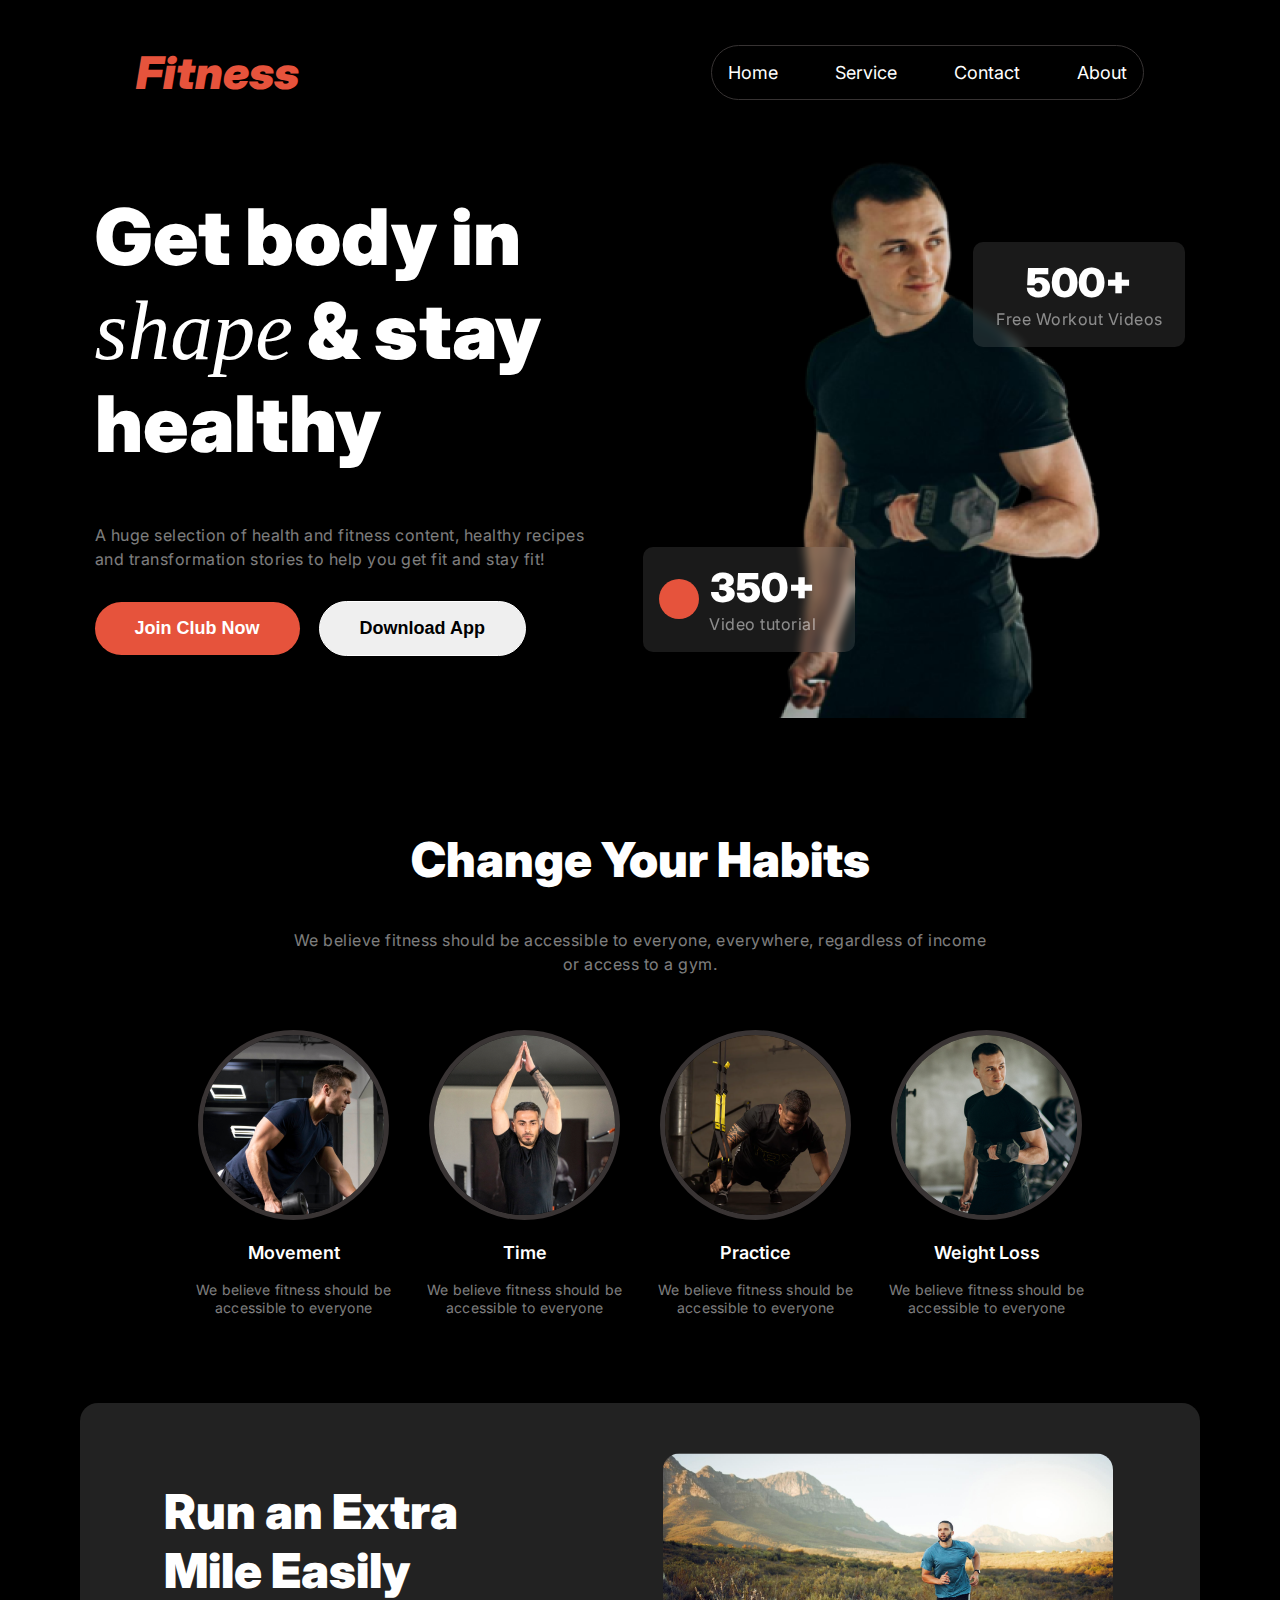
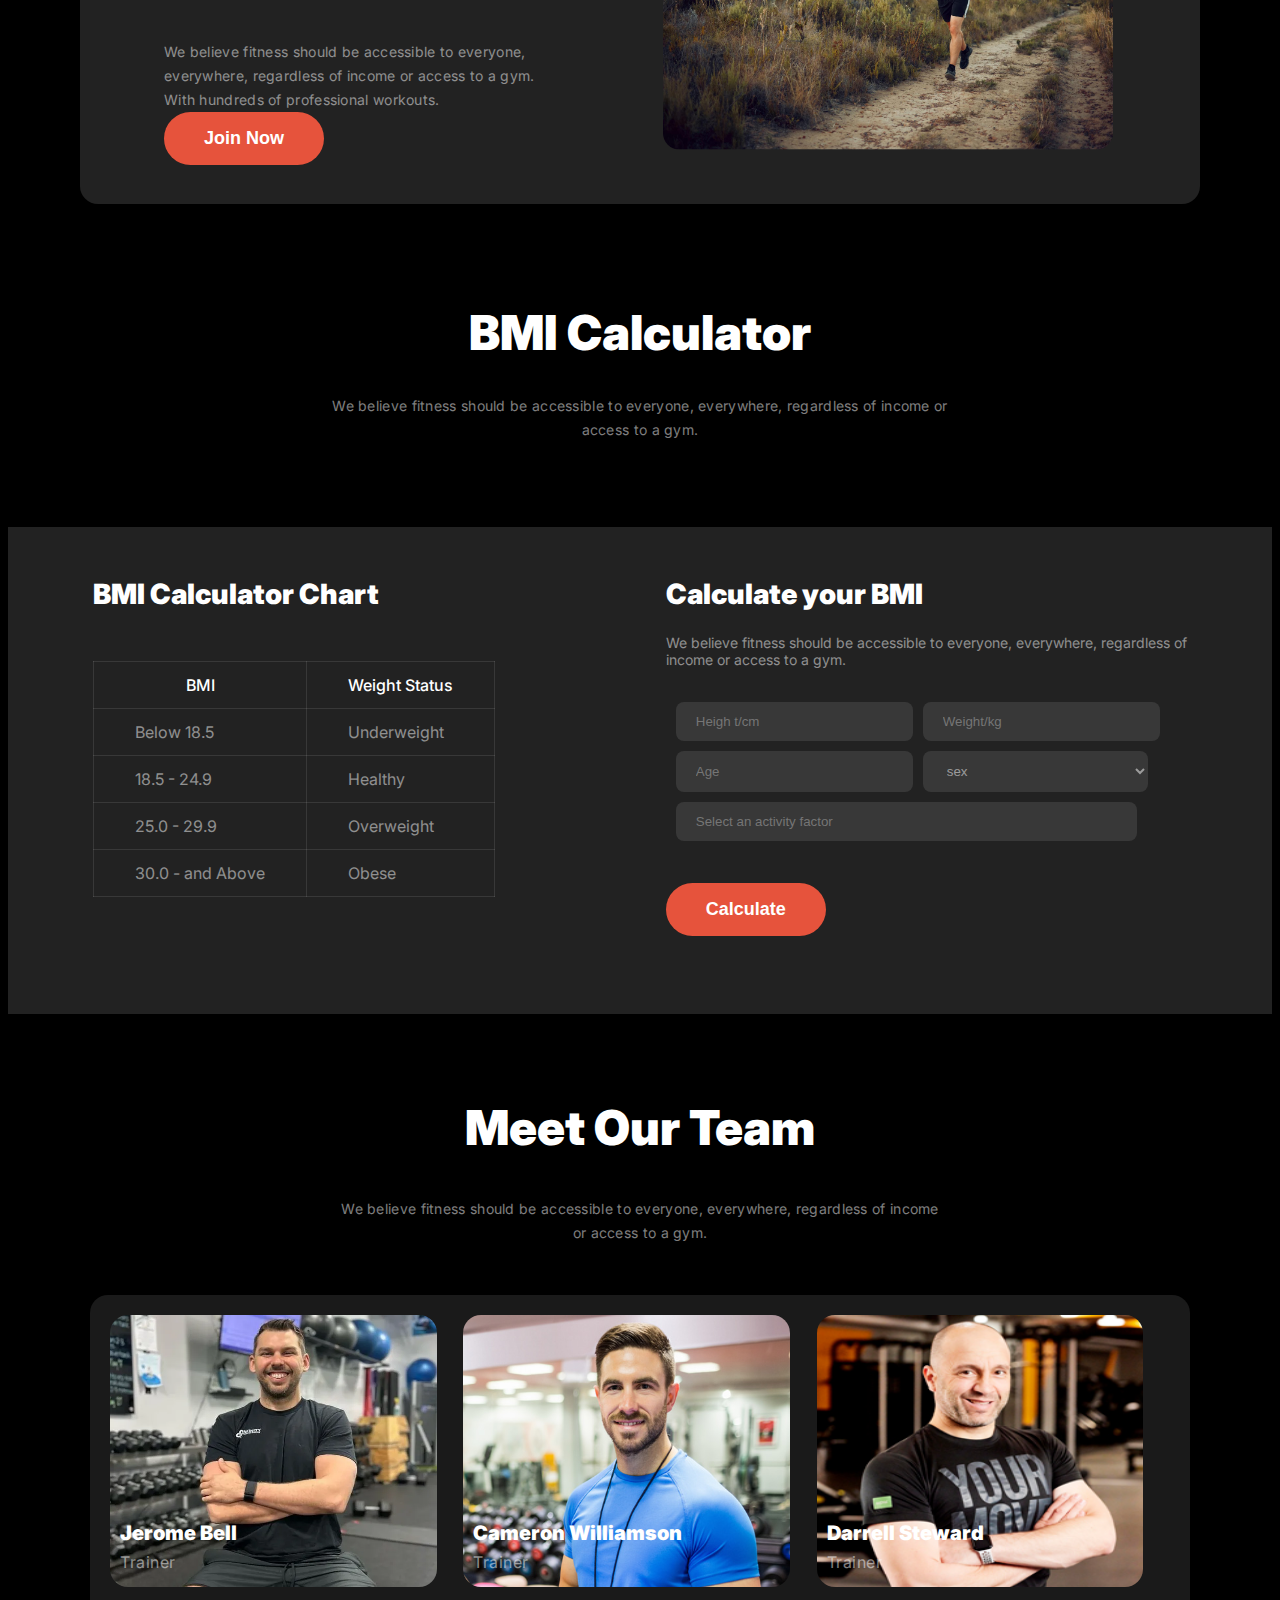
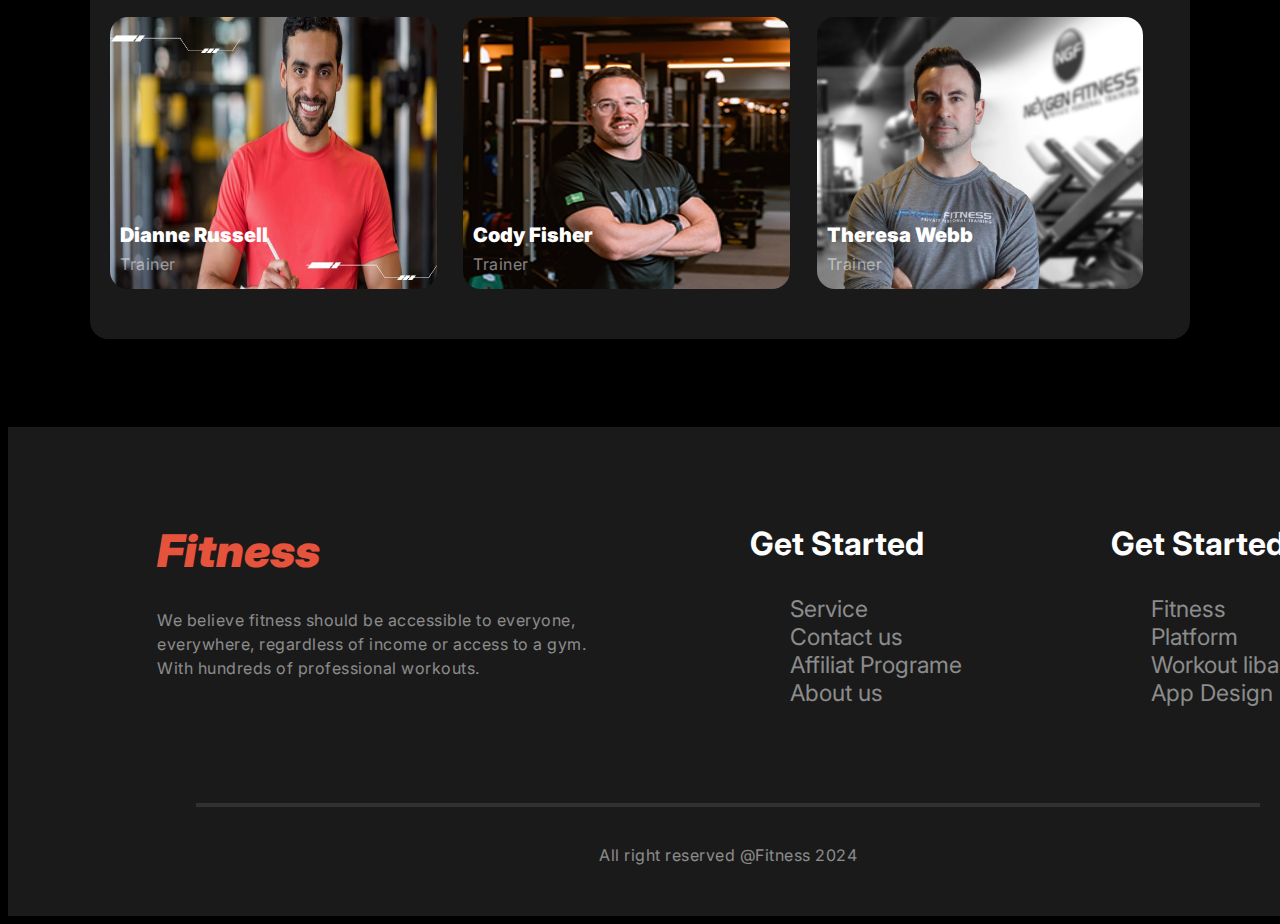
<file: index.html>
<!DOCTYPE html>
<html lang="en">
  <head>
    <meta charset="UTF-8" />
    <meta name="viewport" content="width=device-width, initial-scale=1.0" />
    <title>Fitness</title>
    <link rel="stylesheet" href="styles/style.css" />
    <link
      rel="stylesheet"
      href="https://cdnjs.cloudflare.com/ajax/libs/font-awesome/6.6.0/css/all.min.css"
      integrity="sha512-Kc323vGBEqzTmouAECnVceyQqyqdsSiqLQISBL29aUW4U/M7pSPA/gEUZQqv1cwx4OnYxTxve5UMg5GT6L4JJg=="
      crossorigin="anonymous"
      referrerpolicy="no-referrer"
    />
  </head>
  <body>
    <header class="header-section">
      <nav class="navbar display-flex">
        <div>
          <h2 class="nav-title"><em>Fitness</em></h2>
        </div>
        <div class="nav-ul">
          <ul>
            <li>Home</li>
            <li>Service</li>
            <li>Contact</li>
            <li>About</li>
          </ul>
        </div>
        <div class="icon">
          <i class="fa-solid fa-bars"></i>
        </div>
      </nav>

      <div class="banner">
        <div class="title-section">
          <h1 class="header-title">
            Get body in <span class="shape"><em>shape</em></span> & stay healthy
          </h1>
          <p class="description">
            A huge selection of health and fitness content, healthy recipes and
            transformation stories to help you get fit and stay fit!
          </p>
          <div class="button">
            <button class="join-btn btn-primary">Join Club Now</button>
            <button class="dwnld-btn">Download App</button>
          </div>
        </div>

        <div class="title-img">
          <img class="jim-img" src="images/Images 2.png" alt="" />
          <div class="first-card">
            <h3 class="card-title">500+</h3>
            <p class="para description card-descrip">Free Workout Videos</p>
          </div>
          <div class="second-card">
            <div class="ball"></div>
            <div>
              <h3 class="card-title">350+</h3>
              <p class="para description card-descrip">Video tutorial</p>
            </div>
          </div>
        </div>
      </div>
    </header>

     <main>
      <section class="habits">
        <div class="center">
          <h2 class="habits-title header-title">Change Your Habits</h2>
          <p class="para description">
            We believe fitness should be accessible to everyone, everywhere,
            regardless of income <br />
            or access to a gym.
          </p>
        </div>
        <div class="habits-img">
          <div class="card">
            <img class="image" src="images/image 4.png" alt="" />
            <h3 class="img-title">Movement</h3>
            <p class="img-description">
              We believe fitness should be accessible to everyone
            </p>
          </div>
          <div class="card">
            <img class="image" src="images/image 2.png" alt="" />
            <h3 class="img-title">Time</h3>
            <p class="img-description">
              We believe fitness should be accessible to everyone
            </p>
          </div>
          <div class="card">
            <img class="image" src="images/image 3.png" alt="" />
            <h3 class="img-title">Practice</h3>
            <p class="img-description">
              We believe fitness should be accessible to everyone
            </p>
          </div>
          <div class="card">
            <img class="image" src="images/image 5.png" alt="" />
            <h3 class="img-title">Weight Loss</h3>
            <p class="img-description">
              We believe fitness should be accessible to everyone
            </p>
          </div>
        </div>
      </section>

      <section class="display-none">
        <div class="run">
          <div class="run-container">
            <h2 class="run-title">Run an Extra Mile Easily</h2>
            <p class="run-description">
              We believe fitness should be accessible to everyone, everywhere,
              regardless of income or access to a gym. With hundreds of
              professional workouts.
            </p>
            <button class="join-btn btn-primary join-now">Join Now</button>
          </div>
          <div>
            <img class="run-img" src="images/run.jpg" alt="" />
          </div>
        </div>
      </section>

       <section class="bmi">
        <div class="bmi-title-section">
          <h1 class="habits-title header-title">BMI Calculator</h1>
          <p class="team-description">
            We believe fitness should be accessible to everyone, everywhere,
            regardless of income or<br />
            access to a gym.
          </p>
        </div>
        <div class="bmi-container">
          <div class="bmi-table-section">
            <h2 class="bmi-title">BMI Calculator Chart</h2>

            <table class="table">
              <thead>
                <tr>
                  <th class="bmi-thead-title">BMI</th>
                  <th class="bmi-thead-title">Weight Status</th>
                </tr>
              </thead>
              <tbody>
                <tr>
                  <td>Below 18.5</td>
                  <td>Underweight</td>
                </tr>
                <tr>
                  <td>18.5 - 24.9</td>
                  <td>Healthy</td>
                </tr>
                <tr>
                  <td>25.0 - 29.9</td>
                  <td>Overweight</td>
                </tr>
                <tr>
                  <td>30.0 - and Above</td>
                  <td>Obese</td>
                </tr>
              </tbody>
            </table>
          </div>

          <div>
            <h2 class="bmi-title">Calculate your BMI</h2>
            <p class="bmi-description">
              We believe fitness should be accessible to everyone, everywhere,
              regardless of<br />
              income or access to a gym.
            </p>
            <div class="bmi-parent-flex">
              <div class="bmi-child-flex">
                <input type="text" placeholder="Heigh t/cm" />
                <input type="text" placeholder="Weight/kg" />
              </div>
              <div class="bmi-child-flex">
                <input type="text" placeholder="Age" />

                <select name="" id="">
                  <option value="text">sex</option>
                  <option value="text">Male</option>
                  <option value="text">Female</option>
                </select>
              </div>
              <input class="long" type="text" placeholder="Select an activity factor">
            </div>
            <div class="calculate-btn">
            <button class="join-btn btn-primary join-now bmi-button">
              Calculate
            </button>
          </div>
          </div>
        </div>
      </section>

      <section class="team">
        <div>
          <h2 class="habits-title header-title">Meet Our Team</h2>
          <p class="team-description">
            We believe fitness should be accessible to everyone, everywhere,
            regardless of income <br />
            or access to a gym.
          </p>
        </div>
        <div class="team-img-container">
          <div>
            <img class="trainer-img" src="images/trainer1.png" alt="" />
            <h4>Jerome Bell</h4>
            <p class="description">Trainer</p>
          </div>
          <div>           
            <img class="trainer-img" src="images/trainer2.png" alt="" />
            <h4>Cameron Williamson</h4>
            <p class="description">Trainer</p>
          </div>
          <div>
            <img class="trainer-img" src="images/trainer3.png" alt="" />
            <h4>Darrell Steward</h4>
            <p class="description">Trainer</p>
          </div>
          <div>
            <img class="trainer-img" src="images/trainer4.png" alt="" />
            <h4>Dianne Russell</h4>
            <p class="description">Trainer</p>
          </div>
          <div>
            <img class="trainer-img" src="images/trainer5.png" alt="" />
            <h4>Cody Fisher</h4>
            <p class="description">Trainer</p>
          </div>
          <div>
            <img class="trainer-img" src="images/trainer6.png" alt="" />
            <h4>Theresa Webb</h4>
            <p class="description">Trainer</p>
          </div>
        </div>
      </section>
    </main>

    <footer class="footer">
      <div class="card-container">
        <div class="card-1">
          <h1 class="footer-title nav-title"><em>Fitness</em></h1>
          <p class="description">
            We believe fitness should be accessible to everyone, everywhere,
            regardless of income or access to a gym. With hundreds of
            professional workouts.
          </p>
        </div>

        <div class="get-started">
          <h3 class="footer-header">Get Started</h3>
          <ul class="li-item">
            <li>Service</li>
            <li>Contact us</li>
            <li>Affiliat Programe</li>
            <li>About us</li>
          </ul>
        </div>
        <div>
          <h3 class="footer-header">Get Started</h3>
          <ul class="li-item">
            <li>Fitness</li>
            <li>Platform</li>
            <li>Workout libary</li>
            <li>App Design</li>
          </ul>
        </div>
      </div>
      <hr />
      <p class="copy description">All right reserved @Fitness 2024</p>
    </footer>
  </body>
</html>
</file>
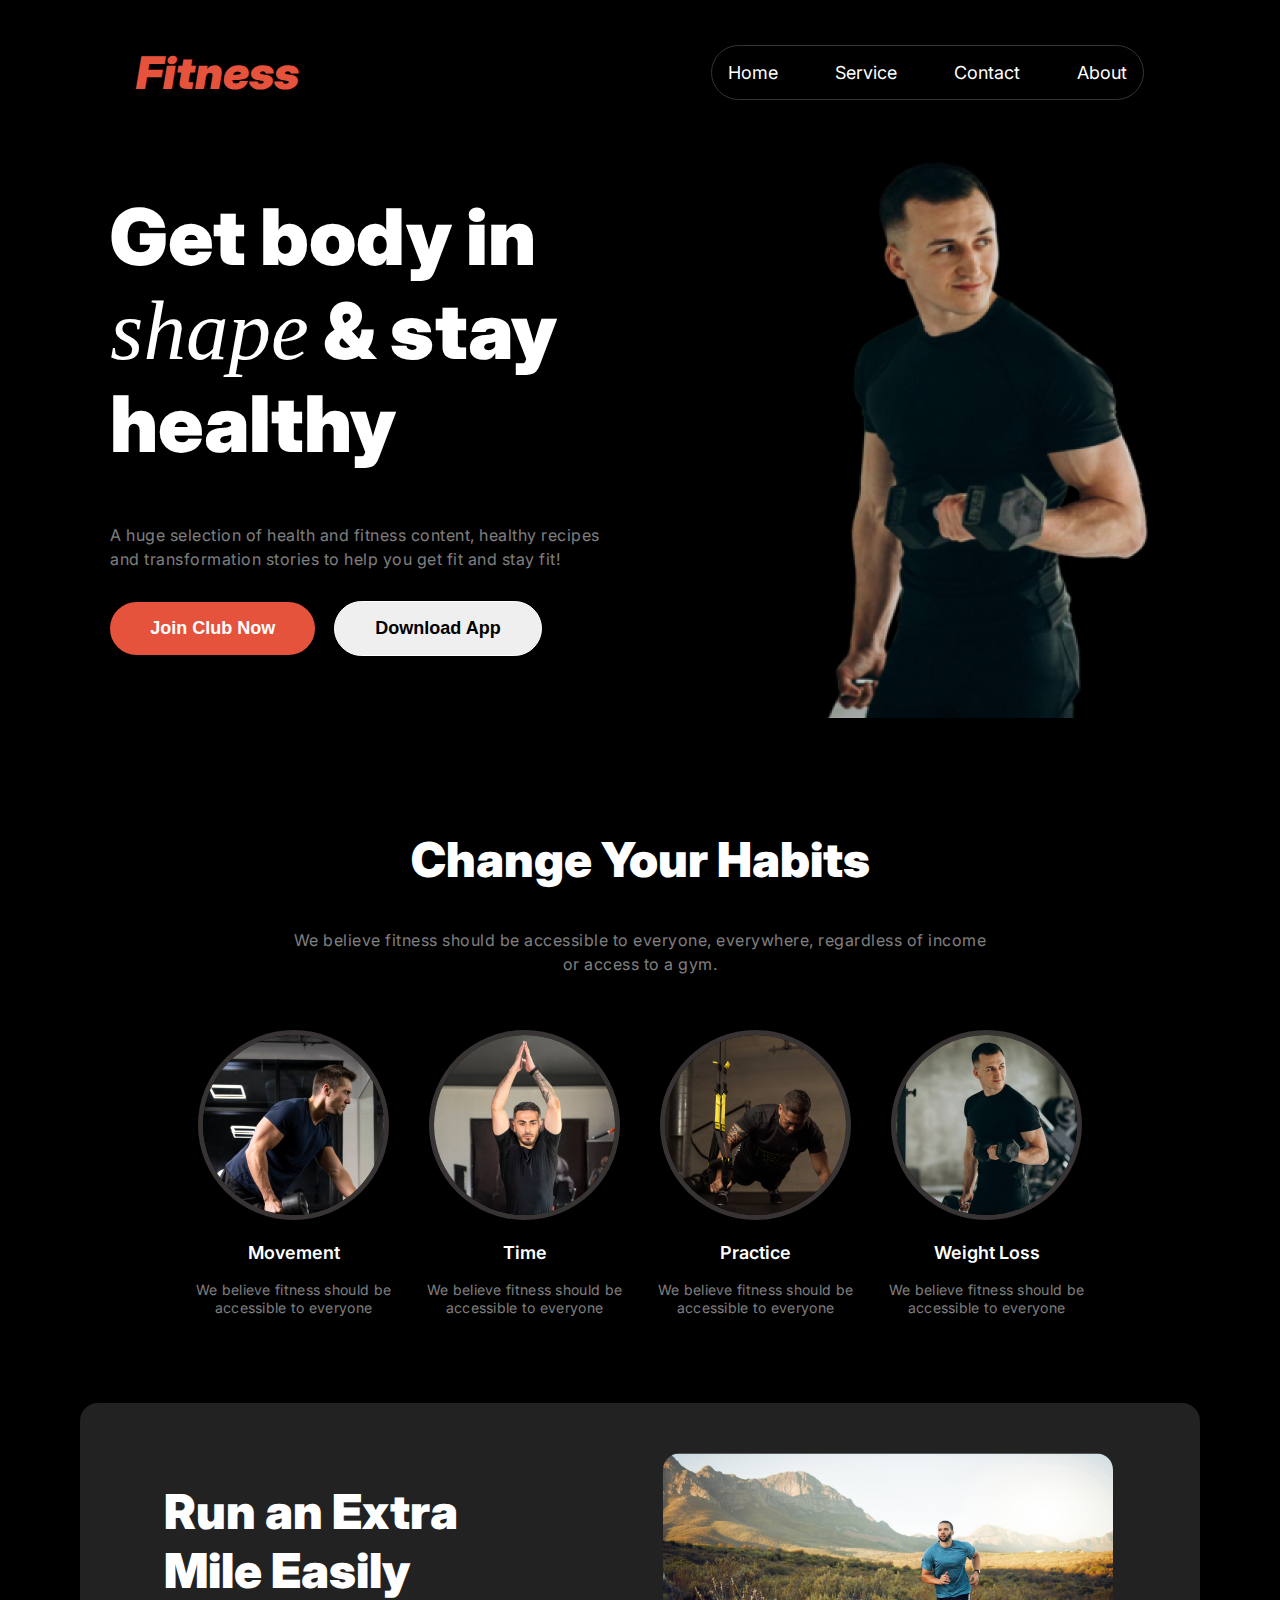
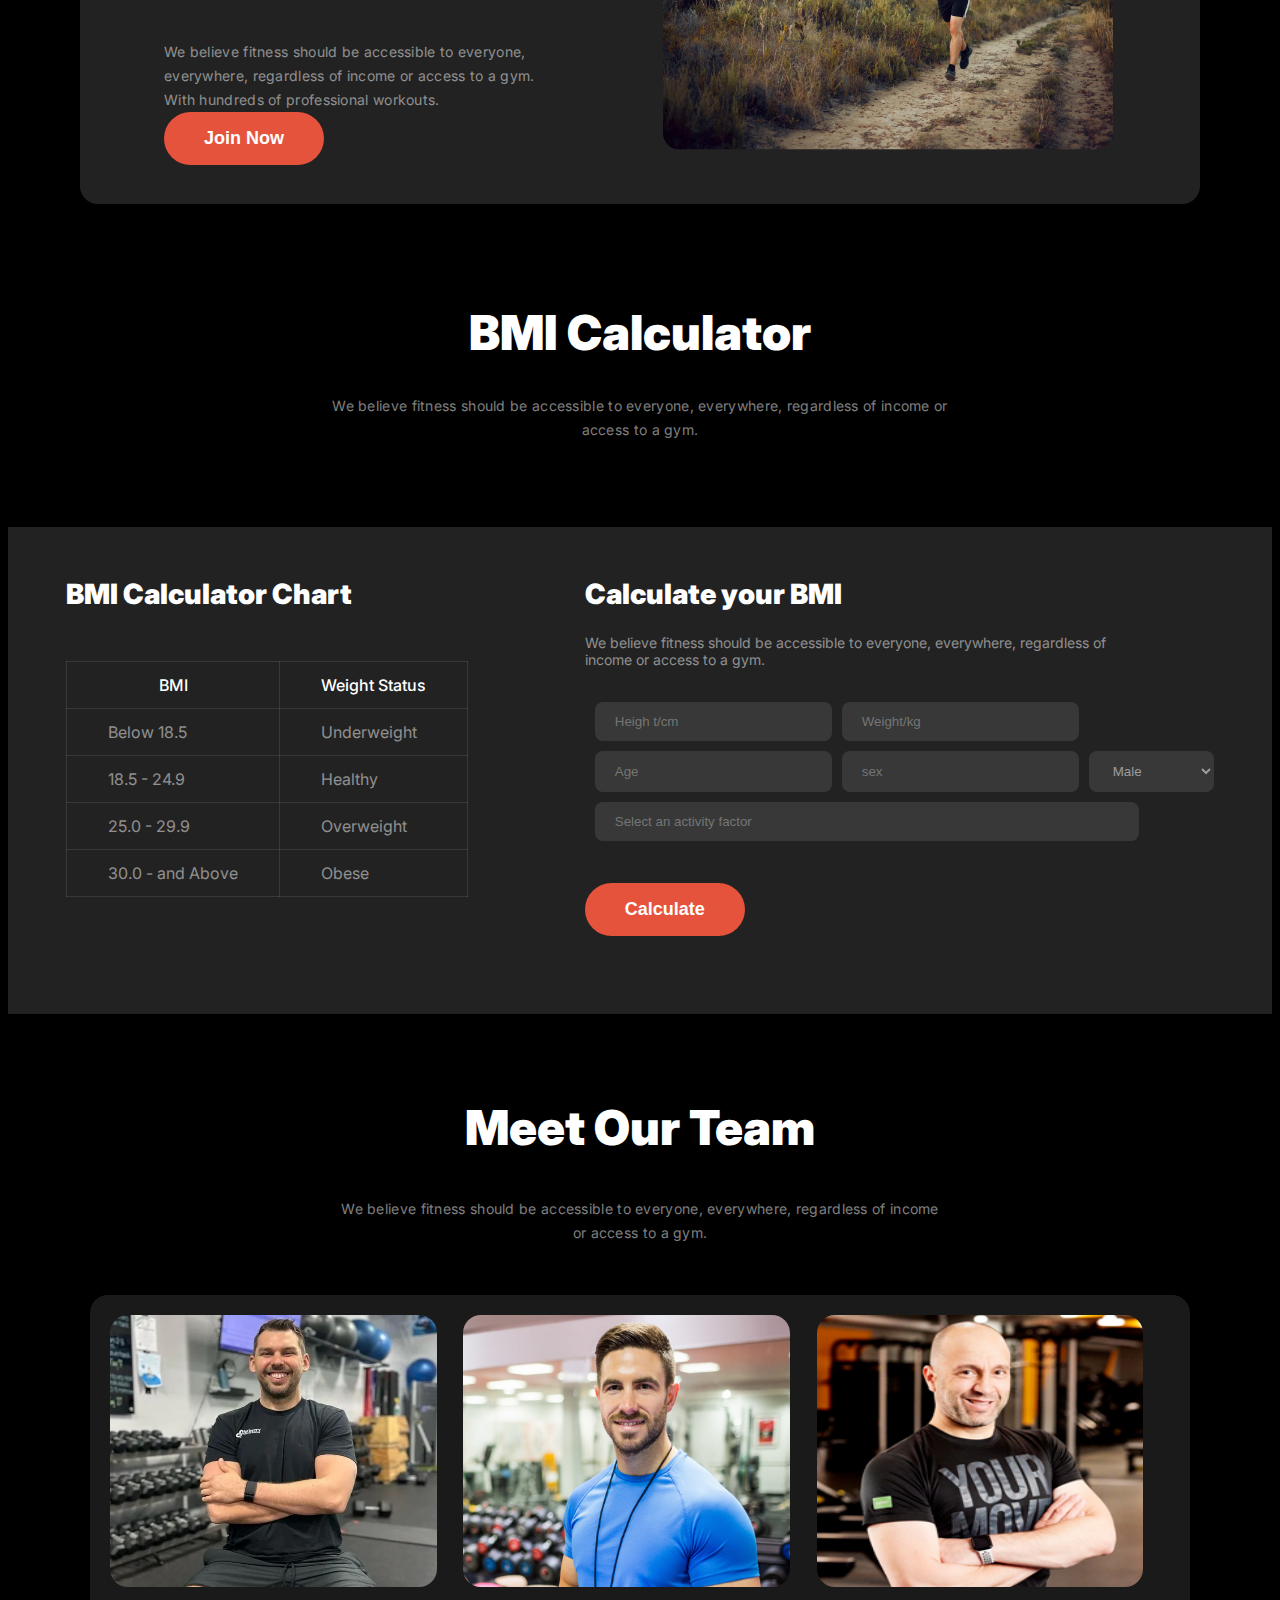
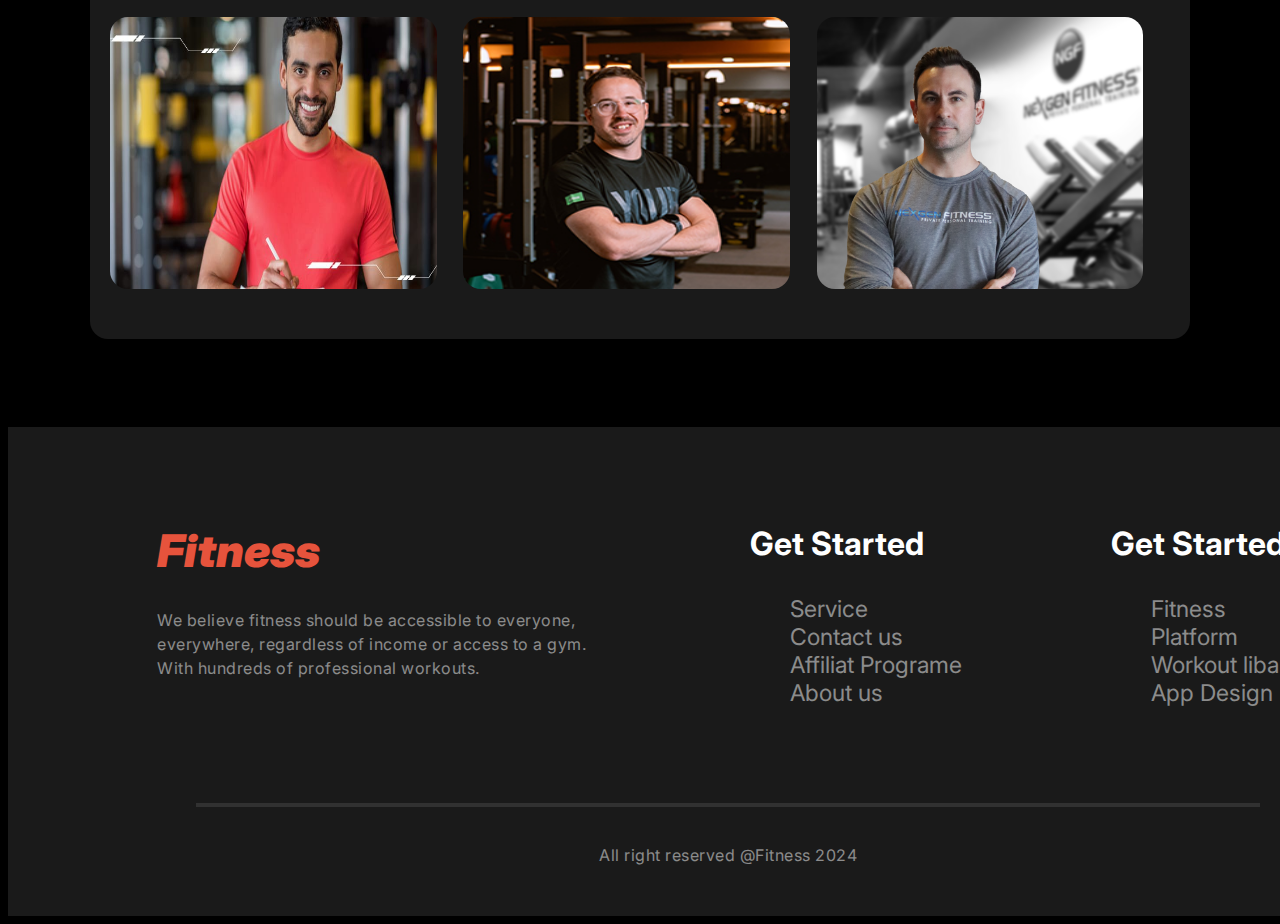
<file: fit.html>
<!DOCTYPE html>
<html lang="en">
  <head>
    <meta charset="UTF-8" />
    <meta name="viewport" content="width=device-width, initial-scale=1.0" />
    <title>Fitness</title>
    <link rel="stylesheet" href="styles/style.css" />
    <link
      rel="stylesheet"
      href="https://cdnjs.cloudflare.com/ajax/libs/font-awesome/6.6.0/css/all.min.css"
      integrity="sha512-Kc323vGBEqzTmouAECnVceyQqyqdsSiqLQISBL29aUW4U/M7pSPA/gEUZQqv1cwx4OnYxTxve5UMg5GT6L4JJg=="
      crossorigin="anonymous"
      referrerpolicy="no-referrer"
    />
  </head>
  <body>
    <header class="header-section">
      <nav class="navbar display-flex">
        <div>
          <h2 class="nav-title"><em>Fitness</em></h2>
        </div>
        <div class="nav-ul">
          <ul>
            <li>Home</li>
            <li>Service</li>
            <li>Contact</li>
            <li>About</li>
          </ul>
        </div>
        <div class="icon">
          <i class="fa-solid fa-bars"></i>
        </div>
      </nav>

      <div class="banner">
        <div class="title-section">
          <h1 class="header-title">
            Get body in <span class="shape"><em>shape</em></span> & stay healthy
          </h1>
          <p class="description">
            A huge selection of health and fitness content, healthy recipes and
            transformation stories to help you get fit and stay fit!
          </p>
          <div class="button">
            <button class="join-btn btn-primary">Join Club Now</button>
            <button class="dwnld-btn">Download App</button>
          </div>
        </div>

        <div class="title-img">
          <img class="jim-img" src="images/Images 2.png" alt="" />
        </div>
      </div>
    </header>

    <main>
      <section class="habits">
        <div class="center">
          <h2 class="habits-title header-title">Change Your Habits</h2>
          <p class="para description">
            We believe fitness should be accessible to everyone, everywhere,
            regardless of income <br />
            or access to a gym.
          </p>
        </div>
        <div class="habits-img">
          <div class="card">
            <img class="image" src="images/image 4.png" alt="" />
            <h3 class="img-title">Movement</h3>
            <p class="img-description">
              We believe fitness should be accessible to everyone
            </p>
          </div>
          <div class="card">
            <img class="image" src="images/image 2.png" alt="" />
            <h3 class="img-title">Time</h3>
            <p class="img-description">
              We believe fitness should be accessible to everyone
            </p>
          </div>
          <div class="card">
            <img class="image" src="images/image 3.png" alt="" />
            <h3 class="img-title">Practice</h3>
            <p class="img-description">
              We believe fitness should be accessible to everyone
            </p>
          </div>
          <div class="card">
            <img class="image" src="images/image 5.png" alt="" />
            <h3 class="img-title">Weight Loss</h3>
            <p class="img-description">
              We believe fitness should be accessible to everyone
            </p>
          </div>
        </div>
      </section>

      <section class="display-none">
        <div class="run">
          <div class="run-container">
            <h2 class="run-title">Run an Extra Mile Easily</h2>
            <p class="run-description">
              We believe fitness should be accessible to everyone, everywhere,
              regardless of income or access to a gym. With hundreds of
              professional workouts.
            </p>
            <button class="join-btn btn-primary join-now">Join Now</button>
          </div>
          <div>
            <img class="run-img" src="images/run.jpg" alt="" />
          </div>
        </div>
      </section>

      <section class="bmi">
        <div class="bmi-title-section">
          <h1 class="habits-title header-title">BMI Calculator</h1>
          <p class="team-description">
            We believe fitness should be accessible to everyone, everywhere,
            regardless of income or<br />
            access to a gym.
          </p>
        </div>
        <div class="bmi-container">
          <div class="bmi-table-section">
            <h2 class="bmi-title">BMI Calculator Chart</h2>

            <table class="table">
              <thead>
                <tr>
                  <th class="bmi-thead-title">BMI</th>
                  <th class="bmi-thead-title">Weight Status</th>
                </tr>
              </thead>
              <tbody>
                <tr>
                  <td>Below 18.5</td>
                  <td>Underweight</td>
                </tr>
                <tr>
                  <td>18.5 - 24.9</td>
                  <td>Healthy</td>
                </tr>
                <tr>
                  <td>25.0 - 29.9</td>
                  <td>Overweight</td>
                </tr>
                <tr>
                  <td>30.0 - and Above</td>
                  <td>Obese</td>
                </tr>
              </tbody>
            </table>
          </div>

          <div>
            <h2 class="bmi-title">Calculate your BMI</h2>
            <p class="bmi-description">
              We believe fitness should be accessible to everyone, everywhere,
              regardless of<br />
              income or access to a gym.
            </p>
            <div class="bmi-parent-flex">
              <div class="bmi-child-flex"><input type="text" placeholder="Heigh t/cm"/> <input type="text" placeholder="Weight/kg"/></div>
              <div class="bmi-child-flex"><input type="text" placeholder="Age"/>
                <input type="text" placeholder="sex">
                <select name="" id="">
                <option value="Male">Male</option>
                <option value="Female">Female</option>
                </select></div>
              <div><input class="long" type="text" placeholder="Select an activity factor"/></div>
            </div>
            <!-- <div class="grid-container">
              <div class="grid-card">Heigh t/cm</div>
              <div class="grid-card">Weight/kg</div>
              <div class="grid-card">Age</div>
              <div class="grid-card">sex</div>
              <div class="grid-card">Select an activity factor</div>
            </div> -->
            <button class="join-btn btn-primary join-now bmi-button">
              Calculate
            </button>
          </div>
        </div>
      </section>

      <section class="team">
        <div>
          <h2 class="habits-title header-title">Meet Our Team</h2>
          <p class="team-description">
            We believe fitness should be accessible to everyone, everywhere,
            regardless of income <br />
            or access to a gym.
          </p>
        </div>
        <div class="team-img-container">
          <div>
            <img class="trainer-img" src="images/trainer1.png" alt="" />
          </div>
          <div class="reletive">
            <div class="fixed"></div>
            <img class="trainer-img" src="images/trainer2.png" alt="" />
          </div>
          <div>
            <img class="trainer-img" src="images/trainer3.png" alt="" />
          </div>
          <div>
            <img class="trainer-img" src="images/trainer4.png" alt="" />
          </div>
          <div>
            <img class="trainer-img" src="images/trainer5.png" alt="" />
          </div>
          <div>
            <img class="trainer-img" src="images/trainer6.png" alt="" />
          </div>
        </div>
      </section>
    </main>

    <footer class="footer">
      <div class="card-container">
        <div class="card-1">
          <h1 class="footer-title nav-title"><em>Fitness</em></h1>
          <p class="description">
            We believe fitness should be accessible to everyone, everywhere,
            regardless of income or access to a gym. With hundreds of
            professional workouts.
          </p>
        </div>

        <div class="get-started">
          <h3 class="footer-header">Get Started</h3>
          <ul class="li-item">
            <li>Service</li>
            <li>Contact us</li>
            <li>Affiliat Programe</li>
            <li>About us</li>
          </ul>
        </div>
        <div>
          <h3 class="footer-header">Get Started</h3>
          <ul class="li-item">
            <li>Fitness</li>
            <li>Platform</li>
            <li>Workout libary</li>
            <li>App Design</li>
          </ul>
        </div>
      </div>
      <hr />
      <p class="copy description">All right reserved @Fitness 2024</p>
    </footer>
  </body>
</html>
</file>
<file: styles/style.css>
@import url("https://fonts.googleapis.com/css2?family=Inter:wght@100..900&display=swap");
@import url("https://fonts.cdnfonts.com/css/miama");

body {
  background-color: rgb(0, 0, 0);
  color: rgb(255, 255, 255);
  font-family: "inter";
}
.icon {
  display: none;
}
/* header section */
.navbar {
  align-items: center;
}
nav {
  justify-content: space-between;
  padding: 0 8rem;
}
ul li {
  list-style: none;
  color: rgba(255, 255, 255, 0.5);
  font-family: Inter;
  font-size: 23px;
  font-weight: 400;
  text-align: left;
}

nav ul {
  border: 1px solid rgb(55, 51, 51);
  border-radius: 50px;
  display: flex;
  gap: 25px;
  align-items: center;
  text-align: center;
  padding: 0;
}
nav ul li {
  list-style: none;
  color: rgb(255, 255, 255);
  font-size: 18px;
  font-weight: 400;
  padding: 1rem;
}
nav ul li:hover {
  background-color: rgb(230, 83, 60);
  border-radius: 50px;
}
.nav-title {
  color: rgb(230, 83, 60);
  font-size: 45px;
  font-weight: 900;
  /* margin-right: 320px;    */
}
.home-btn {
  width: 50px;
  height: 20px;
  padding: 8px 20px;
  border-radius: 45px;
  text-align: center;
}

.header-title {
  color: rgb(255, 255, 255);
  font-family: Inter;
  font-size: 78px;
  font-weight: 900;
  line-height: 120%;
  letter-spacing: 0%;
  text-align: left;
}

.join-btn {
  padding: 16px 40px 16px 40px;
  border-radius: 42px;
  border: none;
}
.dwnld-btn {
  box-sizing: border-box;
  border: 1px solid rgb(255, 255, 255);
  border-radius: 42px;
  padding: 16px 40px 16px 40px;
  font-size: 18px;
  font-weight: 600;
}

.header-section {
  width: 100%;
}

.title-section {
  /* width: 520px;
    height: 440px; */
  /* margin: 193px 730px 234px 190px; */
  margin-bottom: 75px;
  width: 40%;
}

.shape {
  font-family: "miama";
  font-size: 85px;
  font-weight: 400;
}
.banner {
  display: flex;
  justify-content: space-around;
}

/* button */

/* shared styles */
.display-flex {
  display: flex;
}
.btn-primary {
  background-color: rgb(230, 83, 60);
  color: rgb(255, 255, 255);
  font-size: 18px;
  font-weight: 600;
}
.description {
  color: rgba(255, 255, 255, 0.5);
  font-family: Inter;
  font-size: 16px;
  font-weight: 400;
  line-height: 24px;
  letter-spacing: 0.5px;
  text-align: left;
  margin-bottom: 30px;
}

.join-btn,
.dwnld-btn {
  margin-right: 15px;
}

.title-img .first-card,
.second-card {
  background: rgba(255, 255, 255, 0.1);
  backdrop-filter: blur(5px);
  border-radius: 10px;
  align-items: center;
  text-align: center;
  padding: 1rem;
  width: 180px;
}
.title-img .first-card {
  margin-top: -480px;
  margin-left: 200px;
}
.title-img .first-card h3,
p {
  margin: 0;
}
.title-img .second-card h3,
p {
  margin: 0;
}
.title-img .first-card h3 {
  font-size: 40px;
  font-weight: 900;
}
.title-img .second-card h3 {
  font-size: 40px;
  font-weight: 900;
}
.second-card .ball {
  height: 40px;
  width: 40px;
  border-radius: 50%;
  background-color: rgb(230, 83, 60);
}
.second-card {
  display: flex;
  gap: 10px;
  margin-top: 200px;
  margin-left: -130px;
}
.card-descrip {
  margin: 0;
}
.first-card .card-title {
  margin: 0;
}
/* Habits section */
.habits{
  margin-top: 100px;
}
.habits-img {
  display: flex;
  justify-content: center;
  margin-top: 54px;
}
.card {
  text-align: center;
  width: 231px;
  height: 273px;
  align-items: center;
}
.habits-title {
  font-size: 48px;
  text-align: center;
}

.habits-img .card .image {
  border: 5px solid #393434;
}
.para {
  text-align: center;
}
.img-title {
  color: rgb(255, 255, 255);
  font-size: 18px;
  font-weight: 600;
  font-family: inter;
}
.image {
  border-radius: 50%;
}
.img-description {
  color: rgba(255, 255, 255, 0.5);
  font-family: Inter;
  font-size: 14px;
  font-weight: 400;
  line-height: 18px;
  letter-spacing: 0.3px;
  text-align: center;
}
/* Run Section */
.run {
  display: flex;
  justify-content: space-between;
  align-items: center;
  background-color: rgb(34, 34, 34);
  width: 1060px;
  height: 371px;
  padding: 15px 30px;
  margin: 100px auto;
  border-radius: 18px;
}
.run-title {
  font-size: 48px;
  color: rgb(255, 255, 255);
  font-family: Inter;
  font-weight: 900;
}
.run-description {
  color: rgba(255, 255, 255, 0.5);
  font-family: Inter;
  font-size: 14px;
  font-weight: 400;
  line-height: 24px;
  letter-spacing: 0.3px;
  text-align: left;
}
.run-img {
  border-radius: 18px;
  width: 500px;
  margin-right: 32px;
  transform: scale(0.9);
}
.run-container {
  width: 400px;
  margin-left: 54px;
}
/* BMI section */

.bmi-title {
  margin-top: 50px;
  font-size: 28px;
  font-weight: 900;
}
.bmi-thead-title {
  font-size: 1rem;
  font-weight: 500;
}
.bmi-description {
  color: rgba(255, 255, 255, 0.5);
  font-size: 14px;
  font-weight: 400;
  margin-bottom: 34px;
}
.bmi-container {
  background-color: rgb(34, 34, 34);
  margin-top: 85px;
  margin-bottom: 85px;
  display: flex;
  justify-content: space-around;

  height: 487px;
}

table {
  border-collapse: collapse;
  margin-top: 50px;
}
td,
th {
  border: 1px solid rgba(255, 255, 255, 0.1);
  padding: 13px 41px;
}
td {
  color: rgba(255, 255, 255, 0.5);
}

.bmi-parent-flex {
  display: flex;
  flex-direction: column;
}
.bmi-child-flex {
  display: flex;
  flex-direction: row;
}
.bmi-parent-flex input,
.bmi-parent-flex select {
  border: 1px solid grey;
  padding: 12px 40px 12px 20px;
  border-radius: 8px;
  background: rgba(255, 255, 255, 0.1);
  border: none;
  color: rgba(255, 255, 255, 0.5);
  margin-bottom: 10px;
  margin-left: 10px;
}
.long {
  width: 77%;
}
.bmi-parent-flex select {
  width: 43.2%;
}
.bmi-button {
  margin-top: 32px;
}
select option {
  background-color: black;
}

/* Team section */
.team {
}
.trainer-img {
  border-radius: 18px;
  background: rgba(0, 0, 0, 0.2), url(image);
  width: 50%;
  width: 326.67px;
  height: 272px;
}
.team-img-container {
  background-color: rgba(255, 255, 255, 0.1);
  width: 1060px;
  height: 604px;
  padding: 20px;
  border-radius: 18px;
  margin: 50px auto;
  display: grid;
  grid-template-columns: repeat(3, 1fr);
}
.team-description {
  color: rgba(255, 255, 255, 0.5);
  font-family: Inter;
  font-size: 14px;
  font-weight: 400;
  line-height: 24px;
  letter-spacing: 0.3px;
  text-align: center;
}
.team-img-container div h4 {
  font-size: 20px;
  font-weight: 900;
  margin-top: -70px;
  margin-left: 10px;
  margin-bottom: 5px;
}
.team-img-container div p {
  margin-left: 10px;
}

/* Footer section */
hr {
  width: 1059.5px;
  margin-top: 80px;
  border: 2px solid rgba(255, 255, 255, 0.1);
}
.copy {
  text-align: center;
  margin-top: 36px;
  margin-bottom: 35px;
}
.footer {
  width: 1440px;
  height: 489px;
  background: rgba(255, 255, 255, 0.1);
  margin-top: 88px;
}

.card-container {
  display: flex;
  justify-content: space-evenly;
  padding-top: 66px;
}
.card-1 {
  width: 443px;
  height: 176px;
}
.footer-title {
}

.footer-header {
  color: rgb(255, 255, 255);
  font-family: Inter;
  font-size: 32px;
  font-weight: 700;
  line-height: 120%;
  letter-spacing: 0%;
  text-align: left;
}

/* none option */

/* media query */
@media screen and (max-width: 576px) {
  .banner {
    flex-direction: column;
    width: 100%;
  }
  .title-section {
    width: 100%;
  }
  .title-section h1 {
    font-size: 3rem;
  }
  .habits-img {
    flex-direction: column;
    align-items: center;
  }
  .card {
    margin-top: 30px;
  }
  .run {
    height: 100%;
    width: 85%;
    flex-direction: column;
    justify-content: center;
    align-items: center;
    padding: 5%;
  }
  .run-description {
    width: 100%;
  }
  .join-btn .btn-primary {
    padding: 16px 0px;
  }
  .join-now {
    margin: 25px auto;
    /* margin-left:30px; */
    padding: 16px 80px;
  }
  .run-container {
    width: 90%;
    margin: 0;
    align-items: center;
  }
  .nav-ul {
    display: none;
  }
  .nav-title {
    font-size: 2rem;
    margin: 0;
    justify-content: space-between;
    align-items: center;
  }
  nav {
    padding: 1rem 1rem;
  }
  .shape {
    font-size: 55px;
  }
  .icon {
    display: block;
  }
  .title-section .button {
    display: flex;
  }
  .title-section .button button {
    padding: 1rem;
  }
  .title-section {
    margin: 0;
  }
  .jim-img {
    width: 100%;
    margin-top: 50px;
    margin-left: -30px;
  }
  .title-img {
    padding-left: 2rem;
  }
  /* Run Section */
  .run-img {
    margin: 0 auto;
    margin-left: 10px;
    width: 90%;
  }
  .run-title {
    font-size: 2.5rem;
  }
  /* Team Section */
  .team-img-container {
    grid-template-columns: repeat(1, 1fr);
    gap: 20px;
    height: 100%;
    width: 90%;
    padding: 20px;
    margin: 30px auto;
  }

  /* Footer-Section */
  .footer {
    margin-top: 66px;
    width: 100%;
    height: 1000px;
    flex-direction: column;
  }
  .card-container {
    flex-direction: column;
  }
  hr {
    width: 80%;
  }
  .card-container {
    /* width: 100%; */
  }
  .card-1 {
    width: 80%;
    padding: 20px;
  }
  .footer-header {
    padding-left: 20px;
  }
  .get-started {
  }

  .li-item li {
    margin-bottom: 20px;
  }

  /* BMI Section */
  .bmi-container {
    flex-direction: column;
    height: 100%;
    width: 80%;
  }
  .bmi-title {
    font-size: 20px;
    font-weight: 800;
  }
  .bmi-table-section {
    padding-left: 10px;
  }
  td,
  th {
    height: 50%;
    weight: 30%;
    padding: 10px 18px;
    font-size: 10px;
  }
  .bmi,.bmi-container{
    width: 100%;
  }
  .bmi-table-section,.bmi-parent-flex{
    width: 100%;
  }
  .calculate-btn button{
    margin-left: 10px;
    padding: 10px 40px;
  }

  /* Calculator section */
  .bmi-parent-flex .bmi-child-flex input {
    width: 40%;
    height: 20%;
    gap: 0;
  }
  .bmi-parent-flex {
    /* width: 90%; */
    align-items: center;
  }
  /* card section */
  .title-img .first-card {
    padding: 10px 0 10px 0;
    margin-left: 150px;
    height: 60%;
    width: 55%;
    font-size: 30.24px;
    font-weight: 500;
  }
  .title-img .second-card {
    margin-left: 20px;
    height: 50%;
    width: 50%;
    font-size: 30.24px;
    font-weight: 500;
    padding: 10px 15px;
  }

  .bmi-table-section,
  table {
    width: 100%;
  }

  /* Header Card Section*/

  .first-card{
    width: 100%;
  }
}
</file>
